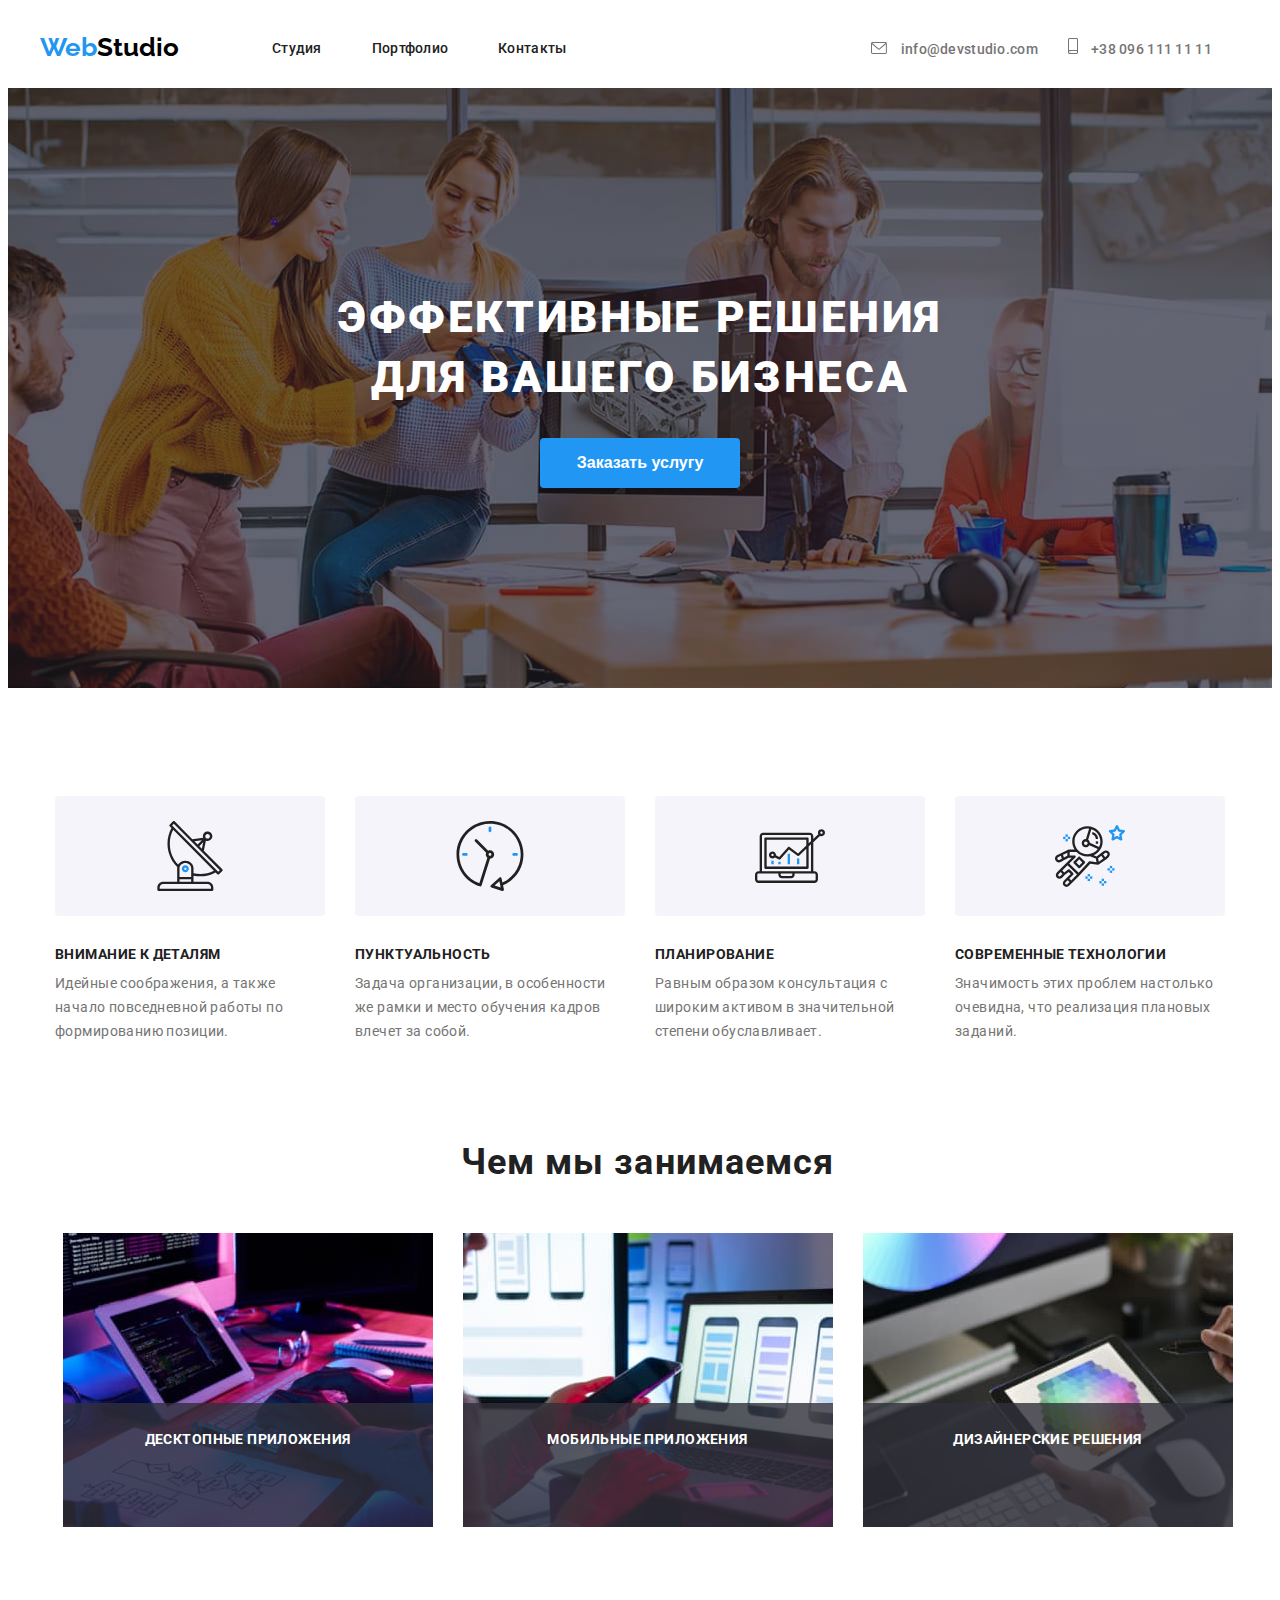
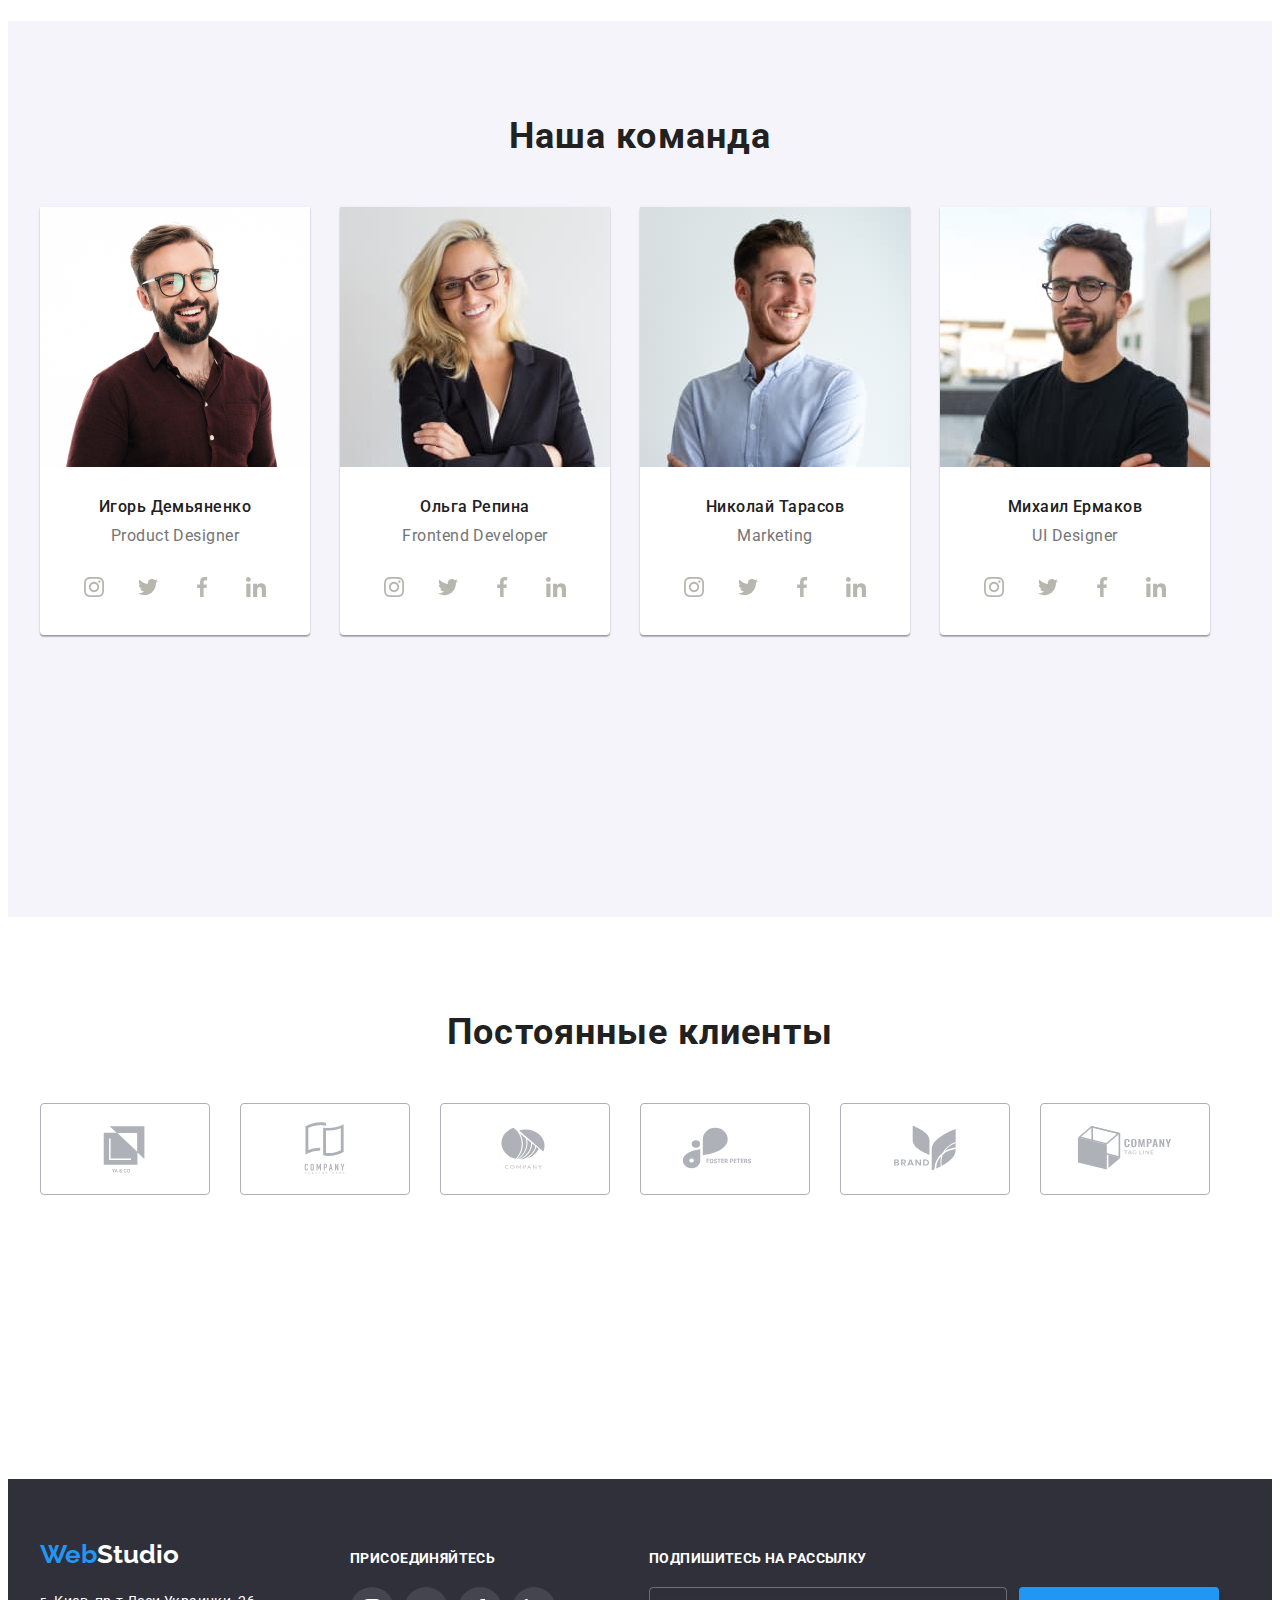
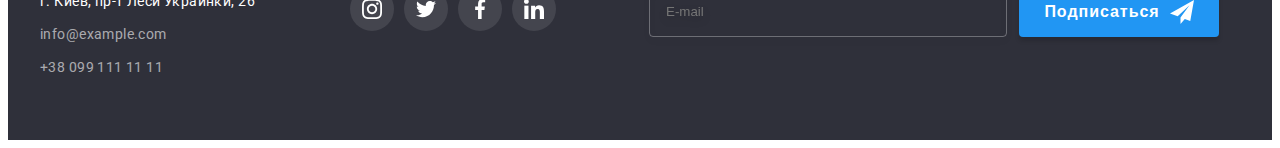
<file: index.html>
<!DOCTYPE html>
<html lang="ru">

<head>
  <meta charset="utf-8">
  <title>Студия</title>
  <link rel="stylesheet" href="https://cdnjs.cloudflare.com/ajax/libs/modern-normalize/1.1.0/modern-normalize.min.css"
    integrity="sha512-wpPYUAdjBVSE4KJnH1VR1HeZfpl1ub8YT/NKx4PuQ5NmX2tKuGu6U/JRp5y+Y8XG2tV+wKQpNHVUX03MfMFn9Q=="
    crossorigin="anonymous" 
    referrerpolicy="no-referrer" />
  <!-- <link rel="stylesheet" href="./style/style.css"> -->
  <link rel="stylesheet" href="./css/main.css">
  
  <link rel="preconnect" href="https://fonts.googleapis.com">
  <link rel="preconnect" href="https://fonts.gstatic.com" crossorigin>
  <link href="https://fonts.googleapis.com/css2?family=Raleway:wght@400;700&family=Roboto:wght@400;500;700;900&display=swap"
        rel="stylesheet">
<style>
   li{
    list-style-type:none;
   }
   ul{
    padding-left: 0;
   }
  
   
</style>
</head>

<body> 
  
  <header>
      <div class="container container__header">   
        <nav class="header__navigation">
          <a href class="logo__web">Web<span class="logo__studio-header">Studio</span></a>
        
          <ul class="nav  nav--color">
            <li class="nav__item  nav__item--left">              
              <a class="nav__link--color-black nav__link--active" href="">Студия</a>
            </li>
            <li class="nav__item  nav__item--left">
              <a class="nav__link--color-black" href="./portfolio.html">Портфолио</a>
            </li>
            <li class="nav__item  nav__item--left">
              <a class="nav__link--color-black" href="">Контакты</a>
            </li>
          </ul>
        </nav>
          <div class="container__connect">
            <ul class="nav nav__connect--left">
              <li class="nav__item-email">
                <a class="nav_link nav__link--color-grey" href ="mailto:info@devstudio.com">
                    <svg class="header__icon-email">
                      <use href="images/icons.svg#icon-envelope" width="16" , width="16">
                      </use>
                    </svg>
                    info@devstudio.com</a>
              </li>
               
              <li class="nav__item-tel ">
                  <a class="nav__link nav__link--color-grey" href="tel:+380961111111">
                    <svg class="header__icon-tel ">
                      <use href="images/icons.svg#icon-smartphone" width="10", width="16">
                      </use>
                    </svg>
                    +38 096 111 11 11</a>
              </li>
            </ul>
          </div>
      </div>

  </header>
  <main>
    <section class="hero__section">
      
        <div class="container  hero__container">
          <h1 class="hero__title">Эффективные решения<br>
            для вашего бизнеса</h1>
          <button class="button" type="button" data-modal-open>
            Заказать услугу</button>
        </div>
      
    </section>

    <section class="qualities__section">
        <div class="container qualities__container"> 
          
              <ul class="qualities__nav">
                
                  <li class="qualities__item">
                      <div class="qualities__overlay">
                        <svg class="qualities__icon">
                          <use href="./images/icons.svg#icon-antenna-1">

                          </use>
                        </svg>
                      </div>
                        <h3 class="qualities__title"> Внимание к деталям</h3>
                        <p class="qualities__description">Идейные соображения, а также  начало повседневной работы по формированию позиции.</p>
                      
                 </li>
                
                <li class="qualities__item">
                    <div class="qualities__overlay">
                      <svg class="qualities__icon">
                        <use href="./images/icons.svg#icon-clock">
                        </use>
                      </svg>
                    </div>
                    <h3 class="qualities__title">Пунктуальность</h3>
                    <p class="qualities__description">Задача организации, в особенности же рамки и место обучения кадров влечет за собой.</p></li>
                  
                <li class="qualities__item">
                    <div class="qualities__overlay">
                      <svg class="qualities__icon">
                        <use href="./images/icons.svg#icon-diagram">

                        </use>
                      </svg>
                    </div>
                    <h3 class="qualities__title">Планирование</h3>
                    <p class="qualities__description">Равным образом консультация с широким активом в значительной степени обуславливает.</p></li>
                 
                <li class="qualities__item">
                    <div class="qualities__overlay">
                      <svg class="qualities__icon">
                        <use href="./images/icons.svg#icon-astronaut">

                        </use>
                      </svg>
                    </div>
                    <h3 class="qualities__title">Современные технологии</h3> 
                    <p class="qualities__description">Значимость этих проблем настолько очевидна, что реализация плановых заданий.</p></li>
                  
                  </ul>  
          
        </div>
    </section>

    <section class="work__section">

      <div class="container work__container">
          <h2 class="title">Чем мы занимаемся</h2>
            <ul class="work__nav">
              <li class="work__item">
                <img src="./images/box-1.jpg" 
                alt="планшет и клавиатура"
                width="370"
                height="294">
                <p class="work__text work__text--color">ДЕСКТОПНЫЕ ПРИЛОЖЕНИЯ</p>
              </li>
              
              <li class="work__item">
                <img src="./images/box-2.jpg" 
                alt="телефон и ноутбук"
                width="370"
                height="294">
                <p class="work__text work__text--color">МОБИЛЬНЫЕ ПРИЛОЖЕНИЯ</p>
              </li>
              
              <li class="work__item">
                <img src="./images/box-3.jpg" 
                alt="планшет"
                width="370"
                height="294">
              <p class="work__text work__text--color">ДИЗАЙНЕРСКИЕ РЕШЕНИЯ</p> 
              </li>
            
            </ul>
       </div>
    </section>

     <section class="comand__section">
        <div class="container comand__container">
          <h2 class="title">Наша команда</h2>
            <ul class="comand__nav">
              <li class="comand__item">
                <img src="./images/Igor-Demyanenko.jpg" 
                alt="Игорь Демьяненко"
                width="270"
                height="260">
                  <div class="comand__overlay">
                    <h3 class="comand__name">Игорь Демьяненко</h3>
                    <p lang="en" class="comand__profession">Product Designer</p>
                    <ul class="social__nav">
                      <li class="social__item">
                        <a href="" class="social__link">
                          <svg class="social-comand__icon" width="20"; height="20";>
                            <use href="./images/icons.svg#icon-instagram">
                            </use>
                          </svg>
                        </a>
                      </li>
                      <li class="social__item">
                        <a href="" class="social__link">
                          <svg class="social-comand__icon" width="20" ; height="20";>
                            <use href="./images/icons.svg#icon-twitter">
                            </use>
                          </svg>
                        </a>
                      </li>
                      <li class="social__item">
                        <a href="" class="social__link">
                          <svg class="social-comand__icon" width="20" ; height="20";>
                            <use href="./images/icons.svg#icon-facebook-1">
                            </use>
                          </svg>
                        </a>
                      </li>
                      <li class="social__item">
                        <a href="" class="social__link">
                          <svg class="social-comand__icon" width="20" ; height="20" ;>
                            <use href="./images/icons.svg#icon-linkedin">
                            </use>
                          </svg>
                        </a>
                      </li>
                    </ul>
                  </div> 
            
              
              <li class="comand__item">
                <img  src="./images/Olga-Repina.jpg" 
                alt="Ольга Репина"
                width="270"
                height="260">
                  <div class="comand__overlay">
                    <h3 class="comand__name">Ольга Репина</h3>
                    <p lang="en" class="comand__profession">Frontend Developer</p>
                  <ul class="social__nav">
                    <li class="social__item">
                      <a href="" class="social__link">
                        <svg class="social-comand__icon" width="20" ; height="20" ;>
                          <use href="./images/icons.svg#icon-instagram">
                          </use>
                        </svg>
                      </a>
                    </li>
                    <li class="social__item">
                      <a href="" class="social__link">
                        <svg class="social-comand__icon" width="20" ; height="20" ;>
                          <use href="./images/icons.svg#icon-twitter">
                          </use>
                        </svg>
                      </a>
                    </li>
                    <li class="social__item">
                      <a href="" class="social__link">
                        <svg class="social-comand__icon" width="20" ; height="20" ;>
                          <use href="./images/icons.svg#icon-facebook-1">
                          </use>
                        </svg>
                      </a>
                    </li>
                    <li class="social__item">
                      <a href="" class="social__link">
                        <svg class="social-comand__icon" width="20" ; height="20" ;>
                          <use href="./images/icons.svg#icon-linkedin">
                          </use>
                        </svg>
                      </a>
                    </li>
                  </ul>
                  </div>
              </li>

              <li class="comand__item">
                <img  src="./images/Nikolay-Tarasov.jpg" 
                alt="Николай Тарасов"
                width="270"
                height="260">
                  <div class="comand__overlay">  
                    <h3 class="comand__name">Николай Тарасов</h3>
                    <p lang="en" class="comand__profession">Marketing</p>
                  <ul class="social__nav">
                    <li class="social__item">
                      <a href="" class="social__link">
                        <svg class="social-comand__icon" width="20" ; height="20" ;>
                          <use href="./images/icons.svg#icon-instagram">
                          </use>
                        </svg>
                      </a>
                    </li>
                                      <li class="social__item">
                                        <a href="" class="social__link">
                                          <svg class="social-comand__icon" width="20" ; height="20" ;>
                                            <use href="./images/icons.svg#icon-twitter">
                                            </use>
                                          </svg>
                                        </a>
                                      </li>
                                      <li class="social__item">
                                        <a href="" class="social__link">
                                          <svg class="social-comand__icon" width="20" ; height="20" ;>
                                            <use href="./images/icons.svg#icon-facebook-1">
                                            </use>
                                          </svg>
                                        </a>
                                      </li>
                                      <li class="social__item">
                                        <a href="" class="social__link">
                                          <svg class="social-comand__icon" width="20" ; height="20" ;>
                                            <use href="./images/icons.svg#icon-linkedin">
                                            </use>
                                          </svg>
                                        </a>
                                      </li>
                                      </ul>
                                      </div>
                                      </li>
                                      
                                      <li class="comand__item">
                                        <img src="./images/Mihail-Yermakov.jpg" alt="Михаил Ермаков" width="270" height="260">
                                        <div class="comand__overlay">
                                          <h3 class="comand__name">Михаил Ермаков</h3>
                                          <p lang="en" class="comand__profession"> UI Designer</p>
                                          <ul class="social__nav">
                                            <li class="social__item">
                                              <a href="" class="social__link">
                                                <svg class="social-comand__icon" width="20" ; height="20" ;>
                                                  <use href="./images/icons.svg#icon-instagram">
                                                  </use>
                                                </svg>
                                              </a>
                                            </li>
                                            <li class="social__item">
                                              <a href="" class="social__link">
                                                <svg class="social-comand__icon" width="20" ; height="20" ;>
                                                  <use href="./images/icons.svg#icon-twitter">
                                                  </use>
                                                </svg>
                                              </a>
                                            </li>
                                            <li class="social__item">
                                              <a href="" class="social__link">
                                                <svg class="social-comand__icon" width="20" ; height="20" ;>
                                                  <use href="./images/icons.svg#icon-facebook-1">
                                                  </use>
                                                </svg>
                                              </a>
                                            </li>
                                            <li class="social__item">
                                              <a href="" class="social__link">
                                                <svg class="social-comand__icon" width="20" ; height="20" ;>
                                                  <use href="./images/icons.svg#icon-linkedin">
                                                  </use>
                                                </svg>
                                              </a>
                                            </li>
                                          </ul>
                                        </div>
                                      </li>
                                      </ul>
                                      
                                      
                                      </div>
                                      </section>
                                      
                                      <section class="customers__section">
                                        <div class="container customers__container ">
                                          <h2 class="title">Постоянные клиенты</h2>
                                          <ul class="customers__nav">
                                            <li class="customers__item">
                                              <a href="" class="customers__link">
                                      
                                                <svg class="customers__icon" height="60" ; width="106" ;>
                                                  <use href="./images/icons.svg#icon-logo-ya-co">
                                                </svg>
                                                </svg>
                                              </a>
                                      
                                            </li>
                                            <li class="customers__item">
                                              <a href="" class="customers__link">
                                                <svg class="customers__icon" height="60" ; width="106" ;>
                                                  <use href="./images/icons.svg#icon-Logo-comp-tagl-here">
                                      
                                                </svg>
                                              </a>
                                      
                                            </li>
            
            </li>
            <li class="customers__item">
              <a href="" class="customers__link">
            
                <svg class="customers__icon" height="60" ; width="106" ;>
                  <use href="./images/icons.svg#icon-Logo-company">
                </svg>
              </a>
            
            </li>
            <li class="customers__item">
              <a href="" class="customers__link">
            
                <svg class="customers__icon" height="60" ; width="106" ;>
                  <use href="./images/icons.svg#icon-Logo-foster">
                
                </svg>
              </a>
            
            </li>
            <li class="customers__item">
              <a href="" class="customers__link">
            
                <svg class="customers__icon" height="60"; width="106";>
                  <use href="./images/icons.svg#icon-Logo-brand">
                
                </svg>
              </a>
            
            </li>
            <li class="customers__item">
              <a href="" class="customers__link">
            
                <svg class="customers__icon" height="60"; width="106";>
                  <use href="./images/icons.svg#icon-Logo-tag-line">
                
                </svg>
              </a>           
            </li>            
          </ul>
        </div>

      </section>

  </main>

  <footer class="footer__section">
  
  
      <div class="container footer__container ">
        <div class="container-logo__adress">
            <a href class="logo__web">Web<span class="logo__studio--footer">Studio</span></a>
            <address>
                  <div class="contacts__container">  
                             
                    <ul class="contacts__nav">
                      
                        <li class="contacts__item--map"><a class="contacts__link" href="https://goo.gl/maps/7KZhAU5cMd4HBXm68"
                          target="_blank"
                          rel="noopener noreferrer">
                          <span class="color__white contacts__element"> г. Киев, пр-т Леси Украинки, 26 </span></a></li>
                        <li class="contacts__item--mail"><a class="contacts__link contacts__element" href="mailto:info@example.com">info@example.com</a></li>
                        <li class="contacts__item--tel"><a class="contacts__link contacts__element" href="tel:+380991111111">+38 099 111 11 11</a></li>
                      
                             
                    </ul>
                    
                  </div>
        </div>
                <div class="social__container">
                   <h3 class="footer__title">Присоединяйтесь</h3>
                          
                      <ul class="social__nav">
                        <li class="social__item">
                          <a href class="social__link">
                                <svg class="social__icon">
                                  <use href="./images/icons.svg#icon-instagram"></use>
                                </svg>
                          </a>
                        </li>
                        <li class="social__item">
                          <a href class="social__link">
                            <svg class="social__icon">
                              <use href="./images/icons.svg#icon-twitter"></use>
                            </svg>
                          </a>
                        </li>
                        <li class="social__item">
                          <a href class="social__link">
                            <svg class="social__icon">
                              <use href="./images/icons.svg#icon-facebook-1"></use>
                            </svg>
                          </a>
                        </li>
                        <li class="social__item">
                          <a href class="social__link">
                            <svg class="social__icon">
                              <use href="./images/icons.svg#icon-linkedin"></use>
                            </svg>
                          </a>
                        </li>
                      </ul>
              
                </div>
                        <div class="input__container">
                          <h3 class="footer__title input__title">Подпишитесь на рассылку</h3>
                          <label for="text" class="input-form__text"></label>
                        
                          <div class="input-form__container">
                              <input type="email" 
                              id="email" 
                              name="user-email" 
                              class="input__line" 
                              placeholder="E-mail" />
                              
                              <button type="submit" class="input__button">
                                Подписаться
                                <svg class="send__icon">
                                  <use href="./images/icons.svg#icon-send"></use>
                                </svg>
                              </button>
                              </div>
                        </div>
        </address>

      </footer>
  <div class="backdrop is-hidden" data-modal>
    <div class="modal">
      <button type="button" class="modal__close"data-modal-close>
        <svg class="modal-close__icon" width="18" height="18">
          <use href="./images/icons.svg#icon-close-black"></use>
        </svg>
      </button>
      <p class="modal__title">
        Оставьте свои данные, мы Вам перезвоним
      </p>
     
      <form action="#" class="modal__form">
        <div class="modal-field">
            <label for="text" class="input-form__text">Имя</label>
              
            <div class="input-wap">
              <input type="text"
               id="text"
               name="user-name" 
               class="modal-form__input"
               required="required"
               minlength="2"
               placeholder=""
               />
               <svg class="input__icon" width="18" height="18">
                <use href="./images/icons.svg#icon-person-black"></use>
               </svg>
            </div>
         </div>
      <div class="modal-field">
         <label for="tel" class="input-form__text">Телефон</label>
            <div class="input-wap">
              <input type="tel" 
              id="tel"
              name="user-tel" 
              class="modal-form__input"
              required="required"
              placeholder=""
              title="+38 (099) 999-99-99"
              pattern=""
              />
              <svg class="input__icon" width="18" height="18">
                <use href="./images/icons.svg#icon-phone-black"></use>
              </svg>
            </div>  
      </div>
      <div class="modal-field">
          <label for="email" class="input-form__text">Почта</label>
          <div class="input-wap">
            <input type="email" 
            id="email"
            name="user-email" 
            class="modal-form__input"
            required="required"
            placeholder="" 
            >
            <svg class="input__icon" width="18" height="18">
              <use href="./images/icons.svg#icon-email-black "></use>
            </svg>
          </div>  
      </div>                                        
          </label>
          <div class="modal-field">
            <label for="comment" class="input-form-text"
                >Комментарии</label>
              <textarea 
                  id="comment"
                  name="comment" 
                  class="modal-form__text "   
                  placeholder="Введите текст"
          
              ></textarea>
          </div>
        <div class="checkbox">
          <input type="checkbox"
                  name="policy"
                  id="policy"
                  class="modal-check visually-hidden"
          > 
          <label for="policy" class="checkbox__text">
              <span class="check__item">
                    <svg class="check__icon" width="11" height="8">
                      <use href="./images/icons.svg#icon-vector"
                      ></use>
                    </svg>
              </span>
              Соглашаюсь с рассылкой и принимаю <a href="" class="checkbox_link">
                Условия договора</a> 
          </label> 
        </div>
        
          <button type="submit" class="modal__button">Отправить</button>
        
      </form>
    </div>

  </div>
  <script src="./js/modal.js">
   
  </script>

</body>

</html>
</file>
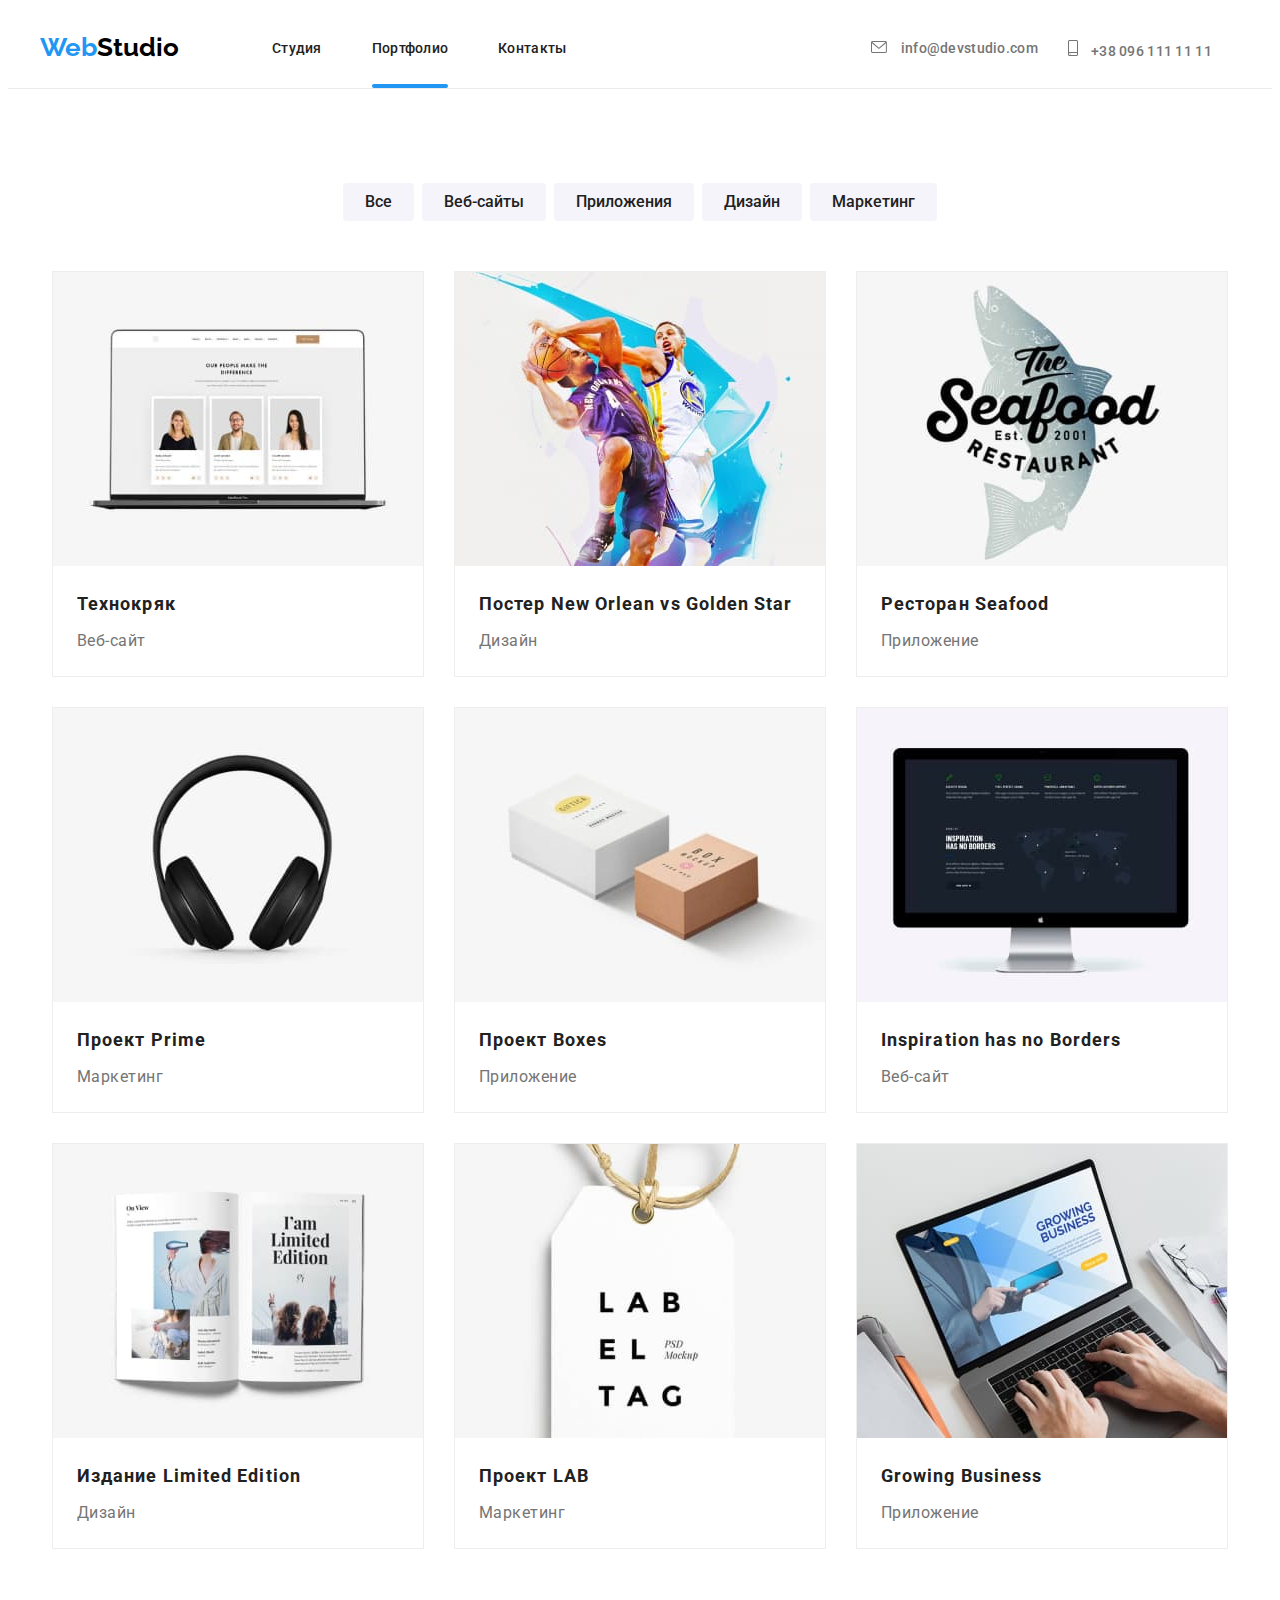
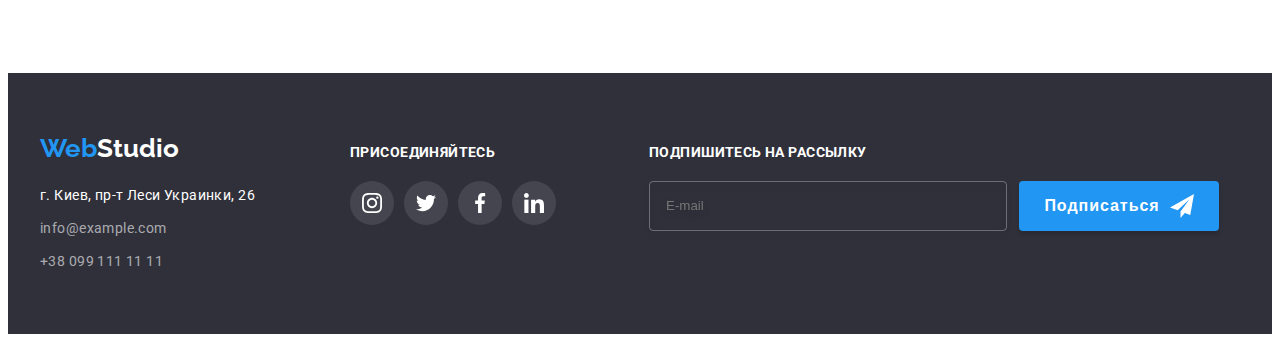
<file: portfolio.html>
<!DOCTYPE html>
<html lang="ru">
   <head>
      <meta charset="utf-8">
      <title>Портфолио</title>
      <link rel="stylesheet" 
        href="https://cdnjs.cloudflare.com/ajax/libs/modern-normalize/1.1.0/modern-normalize.min.css"
        integrity="sha512-wpPYUAdjBVSE4KJnH1VR1HeZfpl1ub8YT/NKx4PuQ5NmX2tKuGu6U/JRp5y+Y8XG2tV+wKQpNHVUX03MfMFn9Q=="
        crossorigin="anonymous" 
        referrerpolicy="no-referrer"/>
      <link rel="stylesheet" href="./style/style.css">
      <link rel="preconnect" href="https://fonts.googleapis.com">
      <link rel="preconnect" href="https://fonts.gstatic.com" crossorigin>
      <link href="https://fonts.googleapis.com/css2?family=Raleway:wght@400;700&family=Roboto:wght@400;500;700;900&display=swap"
         rel="stylesheet">
   <style>
     
      li{
       list-style-type:none;
       }
      ul{
       padding-left: 0;
       }
     
   </style>
 
   </head>

      <body>
         <header class="line">
            <div class="container header-container">
              <nav class="navigation-location">
                <a href class="logo-color-blue">Web<span class="logo-color-black">Studio</span></a>
                
                <ul class="menu-links navigation-location navigation-links">
                  <li class="menu-nav navigation-links-menu">
                    <a class="link" href="./index.html">Студия</a> </li>
                  <li class="menu-nav navigation-links-menu">
                    <a class="link active" href="">Портфолио</a> </li>
                  <li class="menu-nav navigation-links-menu">
                    <a class="link" href="">Контакты</a> </li>
                </ul>
              </nav>
              <div class=" header-connect">
              <ul class="tel-email-links navigation-location">
                <li class="contacts-email navigation-links-contacts">
                  <a class="link" href="mailto:info@devstudio.com">
                    <svg class="header-icon-email">
                      <use href="images/icons.svg#icon-envelope" width="16", width="16">
                      </use>
                    </svg>
                    info@devstudio.com</a>
                </li>
              
                <li class="contacts-tel navigation-links-contacts">
                  <a class="link " href="tel:+380961111111">
                    <svg class="header-icon-tel ">
                      <use href="images/icons.svg#icon-smartphone" width="10", width="16">
                      </use>
                    </svg>
                    +38 096 111 11 11</a>
                </li>
              </ul>
              </div>
              </div>
              
              </header>
              <main>
         </header>
                
            <section class="portfolio-section">

              <div class="container button-container ">
                  
                <ul class="btn-color button-container button-items" >
                  <li class="size-button"><button class="blue-btn pointer">Все</button>
                  </li>
                  <li class="size-button"><button class=" blue-btn pointer">Веб-сайты</button>
                  </li>
                  <li class="size-button"><button class="blue-btn pointer">Приложения</button>
                  </li>
                  <li class="size-button"><button class="blue-btn pointer">Дизайн</button>
                  </li>
                  <li class="size-button"><button class="blue-btn pointer">Маркетинг</button>
                  </li>
                </ul>

              </div>
              
              <div class="container portfolo-img">
                  <ul class="list-img">
                    <li class="img-items"> 
                      <a class="img-items-links" href="">
                        <div class="overlay">
                          <img src="./images/tehnokryack.jpg" 
                          alt="Технокряк"
                          width="370" height="294">
                          
                          <p class="portfolo-text">Технокряк это современная площадка распространения коронавируса. Компании используют эту платформу для цифрового
                          шпионажа и атак на защищённые сервера конкурентов.</p>
                        </div>
                          <div class="paddings-texts padding-img">
                              <h3 class="titel-text-third distanse-title ">Технокряк</h3>
                              <p class="content-text distance-content-text">Веб-сайт</p>
                              
                          </div>
                      </a>
                    </li>
                    
                    <li class="img-items">
                      <a class="" href="">
                          <div class="overlay">
                              <img src="./images/poster.jpg" 
                              alt="Постер New Orlean vs Golden Star"
                              width="370" height="294">
                              <p class="portfolo-text">Технокряк это современная площадка распространения коронавируса. Компании используют эту
                                платформу для цифрового
                                шпионажа и атак на защищённые сервера конкурентов.</p>
                          </div>
                          <div class="paddings-texts border padding-img">
                              <h3 class="titel-text-third distanse-title size-text">Постер New Orlean vs Golden Star</h3>
                              <p class="content-text distance-content-text">Дизайн</p>
                          </div>
                      </a>
                    </li>

                    <li class="img-items">
                      <a class="" href="">
                        <div class="overlay">
                            <img src="./images/seafood-restaurant.jpg" 
                            alt="Ресторан Seafood"
                            width="370" height="294">
                            <p class="portfolo-text">Технокряк это современная площадка распространения коронавируса. Компании используют эту
                              платформу для цифрового
                              шпионажа и атак на защищённые сервера конкурентов.</p>
                        </div>
                        <div class="paddings-texts padding-img">
                            <h3 class="titel-text-third distanse-title ">Ресторан Seafood</h3>
                            <p class="content-text distance-content-text">Приложение</p>
                        </div>
                      </a>
                    </li>

                    <li class="img-items">
                      <a class="" href="">
                          <div class="overlay">
                              <img src="./images/prime-proect.jpg" 
                              alt="Проект Prime"
                              width="370" height="294">
                              <p class="portfolo-text">Технокряк это современная площадка распространения коронавируса. Компании используют эту
                                платформу для цифрового
                                шпионажа и атак на защищённые сервера конкурентов.</p>
                          </div>
                          <div class="paddings-texts padding-img">
                              <h3 class="titel-text-third distanse-title ">Проект Prime</h3>
                              <p class="content-text distance-content-text">Маркетинг</p>
                          </div>
                      </a>
                    </li>  

                    <li class="img-items">
                      <a class="" href="">
                          <div class="overlay">
                            <img src="./images/proect-boxes.jpg" 
                            alt="Проект Boxes"
                            width="370" height="294">
                            <p class="portfolo-text">Технокряк это современная площадка распространения коронавируса. Компании используют эту
                              платформу для цифрового
                              шпионажа и атак на защищённые сервера конкурентов.</p>
                          </div>
                          <div class="paddings-texts padding-img">
                                <h3 class="titel-text-third distanse-title ">Проект Boxes</h3>
                                <p class="content-text distance-content-text">Приложение</p>
                          </div>
                      </a>
                    </li>

                    <li class="img-items">
                      <a class="uuu" href="">
                          <div class="overlay">
                              <img src="./images/Inspiration-has-no-borders.jpg" 
                              alt="Inspiration has no Borders"
                              width="370" height="294">
                              <p class="portfolo-text">Технокряк это современная площадка распространения коронавируса. Компании используют эту
                                платформу для цифрового
                                шпионажа и атак на защищённые сервера конкурентов.</p>
                          </div>
                          <div class="paddings-texts padding-img">
                              <h3 class="titel-text-third distanse-title ">Inspiration has no Borders</h3>
                              <p class="content-text distance-content-text">Веб-сайт</p>
                          </div>
                      </a>
                    </li>

                    <li class="img-items">
                      <a class="" href="">
                            <div class="overlay">
                                <img src="./images/limited-edition.jpg" 
                                alt="Издание Limited Edition"
                                width="370" height="294">
                                <p class="portfolo-text">Технокряк это современная площадка распространения коронавируса. Компании используют эту
                                  платформу для цифрового
                                  шпионажа и атак на защищённые сервера конкурентов.</p>
                            </div>
                            <div class="paddings-texts ">
                                <h3 class="titel-text-third distanse-title ">Издание Limited Edition</h3>
                                <p class="content-text distance-content-text">Дизайн</p>
                            </div>
                      </a>
                    
                    </li>

                    <li class="img-items">
                        <a class="" href="">
                          <div class="overlay">
                              <img src="./images/proect-lab.jpg" 
                              alt="Проект LAB"
                              width="370" height="294">
                              <p class="portfolo-text">Технокряк это современная площадка распространения коронавируса. Компании используют эту
                                платформу для цифрового
                                шпионажа и атак на защищённые сервера конкурентов.</p>
                          </div>
                          <div class="paddings-texts ">
                              <h3 class="titel-text-third distanse-title ">Проект LAB</h3>
                              <p class="content-text distance-content-text">Маркетинг</p>
                          </div>
                        </a>
                      </li>
                      <li class="img-items">  
                        <a class="" href="">
                          <div class="overlay">
                              <img src="./images/Growing-Business.jpg" 
                              alt="Growing Business"
                              width="370" height="294">
                              <p class="portfolo-text">Технокряк это современная площадка распространения коронавируса. Компании используют эту
                                платформу для цифрового
                                шпионажа и атак на защищённые сервера конкурентов.</p>
                          </div>
                          <div class="paddings-texts name-project ">
                              <h3 class="titel-text-third distanse-title ">Growing Business</h3>
                              <p class="content-text distance-content-text">Приложение</p>
                          </div>
                          </a>
                      </li>
                </ul>
             </div>
            </section>

        <footer class="footer-section">
        
        
          <div class="container footer-container ">
            <div class="container-logo-adress">
              <a href class="logo-color-blue">Web<span class="logo-color-white">Studio</span></a>
              <address>
                <div class="adress-container">
        
                  <ul class="adress-links">
                    <div class="adress-container ">
                      <li class="adress-item"><a class="link-footer" href="https://goo.gl/maps/7KZhAU5cMd4HBXm68"
                          target="_blank" rel="noopener noreferrer">
                          <span class="color-white footer-font"> г. Киев, пр-т Леси Украинки, 26 </span></a></li>
                      <li class="mail-item"><a class="link-footer footer-font"
                          href="mailto:info@example.com">info@example.com</a></li>
                      <li class="tel-item"><a class="link-footer footer-font" href="tel:+380991111111">+38 099 111 11 11</a>
                      </li>
        
                    </div>
                  </ul>
        
                </div>
            </div>
            <div class="social-container">
              <h3 class="social-title">Присоединяйтесь</h3>
        
              <ul class="social-item">
                <li class="social-item-br">
                  <a href class="social-link">
                    <svg class="social-icon">
                      <use href="./images/icons.svg#icon-instagram"></use>
                    </svg>
                  </a>
                </li>
                <li class="social-item-br">
                  <a href class="social-link">
                    <svg class="social-icon">
                      <use href="./images/icons.svg#icon-twitter"></use>
                    </svg>
                  </a>
                </li>
                <li class="social-item-br">
                  <a href class="social-link">
                    <svg class="social-icon">
                      <use href="./images/icons.svg#icon-facebook-1"></use>
                    </svg>
                  </a>
                </li>
                <li class="social-item-br">
                  <a href class="social-link">
                    <svg class="social-icon">
                      <use href="./images/icons.svg#icon-linkedin"></use>
                    </svg>
                  </a>
                </li>
              </ul>
        
            </div>
        
          
                  <div class="email-link">
                        <h3 class="social-title title-to-email">Подпишитесь на рассылку</h3>
                        <label for="text" class="form-input-text"></label>
                      
                        <div class="fr-email-link">
                            <input type="email" 
                            id="email" 
                            name="user-email" 
                            class="email-link-input" 
                            placeholder="E-mail" />
                            <button type="submit" class="btn-email">
                              Подписаться
                              <svg class="icon-send">
                                <use href="./images/icons.svg#icon-send"></use>
                              </svg>
                            </button>
                        </div>
          
                      </div>
          </div>
        </address>
        
        </footer>
        
        
        
        </body>
        
        </html>
</file>
<file: style/style.css>
:root {
  --first-text-color: #ffffff;
  --second-title-color: #000000;
  --third-tex-color: #212121;
  --fourth-text-color: #757575;
  --fifeth-text-color: #2196f3;
}
a {
  text-decoration: none;
}

p,
h1,
h2,
h3,
h4,
h5,
h6 {
  margin: 0;
}

ul {
  margin: 0;
  padding: 0;
}

img {
  display: block;
  max-width: 100%;
}

.container {
  width: 1200px;
  padding-left: 15px;
  padding-right: 15px;
  margin: 0 auto;
  margin-left: auto;
  margin-right: auto;
}

button {
  cursor: auto;
}

body {
  font-family: "Roboto", sans-serif;
  color: var(--third-tex-color);
  width: 1600 px;
}
.pointer {
  cursor: pointer;
}

/*---------------- LINKS NAV---------------------*/

.menu-links {
  color: var(--third-tex-color);
}
.menu-links .link {
  color: var(--third-tex-color);
}
.menu-links .link:focus {
  color: var(--fifeth-text-color);
}

/*---------------- LINKS TEL/EMAIL---------------------*/
.tel-email-links {
  margin-left: 305px;
  align-items: center;
  justify-content: center;
}
.tel-email-links .link {
  color: var(--fourth-text-color);
}
.tel-email-links .link:focus {
  color: var(--fifeth-text-color);
}
.header-connect {
  justify-content: space-between;
  align-items: center;
}

.header-container {
  display: flex;
  align-items: center;
  height: 80px;
  width: 1200px;
  margin: 0 auto;
}

.line {
  border-bottom: 1px solid #ececec;
}
/*---------------- LOGOTIP HEADER---------------------*/

.logo-color-blue {
  font-family: Raleway;
  font-weight: 400;
  font-weight: bold;
  font-size: 26px;
  line-height: 1.2;
  letter-spacing: 0.03 em;
  color: var(--fifeth-text-color);
  margin-right: 93px;
}

.logo-color-black {
  font-family: Raleway;
  font-weight: 400;
  font-weight: bold;
  font-size: 26 px;
  line-height: 1.2;
  letter-spacing: 0.03 em;
  color: #000000;
}

.logo-color-white {
  font-family: Raleway;
  font-weight: 400;
  font-weight: bold;
  font-size: 26 px;
  line-height: 1.2;
  letter-spacing: 0.03 em;
  color: var(--first-text-color);
}

/*---------------- HEADER ---------------------*/

.menu-nav {
  font-weight: 500;
  font-size: 14px;
  line-height: 1.15;
  letter-spacing: 0.02em;
}

.navigation-location {
  display: flex;
  align-items: center;
  justify-content: center;
}

.navigation-links-menu + .navigation-links-menu {
  margin-left: 50px;
}

.link {
  padding-top: 32px;
  padding-bottom: 32px;
  transition: color 250ms cubic-bezier(0.6, 0.04, 0.98, 0.335);
  position: relative;
}

.link:hover,
.link:focus {
  color: var(--fifeth-text-color);
}
.link.active::after {
  content: "";
  width: 100%;
  height: 4px;
  background: #2196f3;
  border-radius: 2px;
  position: absolute;
  display: block;
  bottom: 0;
  left: 0px;
}

.header-icon-email:hover {
  fill: var(--fifeth-text-color);
}
.header-icon-tel:hover {
  fill: var(--fifeth-text-color);
}

.navigation-links-contacts {
  height: 16px;
}
.header-icon-tel {
  width: 10px;
  height: 16px;
  fill: currentColor;
  margin-right: 10px;
}
.header-icon-email {
  width: 16px;
  height: 12px;
  fill: currentColor;
  margin-right: 10px;
}
.contacts-email {
  font-weight: 500;
  font-size: 14px;
  line-height: 1.15;
  letter-spacing: 0.02em;
  color: var(--fourth-text-color);
  margin-right: 30px;
}
.container-tel {
  font-weight: 500;
  font-size: 14px;
  line-height: 1.5;
  letter-spacing: 0.02em;
  color: var(--fourth-text-color);
  width: 142px;
  height: 16px;
}
.contacts-tel {
  font-weight: 500;
  font-size: 14px;
  line-height: 1.15;
  letter-spacing: 0.02em;
  color: var(--fourth-text-color);
  justify-content: center;
}

/*---------------- HERO LIST ---------------------*/

.hero-list {
  background-color: #2f303a;
  background-image: linear-gradient(
      rgba(47, 48, 58, 0.4),
      rgba(47, 48, 58, 0.4)
    ),
    url(../images/hero-bg.jpg);
  background-repeat: no-repeat;
  background-position: center;
  background-size: cover;
  padding-top: 200px;
  padding-bottom: 200px;
}

.hero-container {
  margin: 0 auto;
  text-align: center;
}
.main-title-text {
  font-weight: 900;
  font-size: 44px;
  line-height: 1.36;
  text-align: center;
  letter-spacing: 0.06em;
  text-transform: uppercase;
  color: var(--first-text-color);
  margin-bottom: 30px;
}

.main-button {
  font-style: normal;
  font-weight: 700;
  font-size: 16px;
  line-height: 1.87;
  width: 200px;
  height: 50px;
  color: var(--first-text-color);
  background-color: #2196f3;
  border-radius: 4px;
  box-shadow: 0px 4px 4px rgba(0, 0, 0, 0.15);
}
.button-navigation {
  padding-bottom: 200px;
}

/*-----------------QUALITIES---------------*/
.location-qualities {
  padding-bottom: 94px;
  padding-top: 108px;
}

.qualities-container {
  margin: 0 auto;
  width: 1170px;
  height: 251px;
}

.list-qualities {
  display: flex;
}

.size-item:not(:last-child) {
  margin-right: 30px;
}
.size-item {
  height: 101px;
  width: 270px;
  margin-right: auto;
}

.container-icon {
  width: 270px;
  height: 120px;
  background: #f5f4fa;
  border-radius: 4px;
  margin-bottom: 30px;
  display: flex;
  align-items: center;
  justify-content: center;
}

.icons-item {
  display: flex;
  align-items: center;
  justify-content: center;
  width: 70px;
  height: 70px;
}

.main-qualities {
  font-weight: 700;
  font-size: 14px;
  line-height: 1.15;
  letter-spacing: 0.03em;
  text-transform: uppercase;
  color: var(--third-tex-color);
}

.content-qualities {
  margin: 0 auto;
  font-size: 14px;
  line-height: 1.71;
  letter-spacing: 0.03em;
  color: var(--fourth-text-color);
  margin-top: 10px;
}

.standart-item-top {
  width: 251px;
  height: 270px;
}
.distanse-img {
  position: relative;
}
.qualities-text {
  left: 0;
  bottom: 0;
  width: 100%;
  height: 70px;
  position: absolute;
  background-color: rgba(47, 48, 58, 0.8);
  font-style: normal;
  font-weight: 700;
  font-size: 14px;
  line-height: 1.4;
  text-align: center;
  letter-spacing: 0.03em;
  text-transform: uppercase;
  padding-top: 27px;
  padding-bottom: 27px;
  align-items: center;
  color: #ffffff;
}

/*-------------------SECOND TITLE----------------*/
.container-second-text {
  padding-left: 15px;
  padding-bottom: 94px;
}
.qualities-second-container {
  margin: 0 auto;
  width: 1170px;
  height: 386px;
}

.second-title-text {
  font-weight: 700;
  font-size: 36px;
  line-height: 1.17;
  text-align: center;
  letter-spacing: 0.03em;
  margin-bottom: 50px;
  color: var(--third-tex-color);
}

.gallery-img {
  display: flex;
  padding-bottom: 94px;
}

.distanse-img:not(:last-child) {
  margin-right: 30px;
}
.distanse-img {
  margin-right: 0px;
}

/*-------------------COMAND----------------*/
.comand-section {
  height: 708px;
  padding-top: 94px;
  padding-bottom: 94px;
  background-color: #f5f4fa;
}

.container-third-text {
  margin: 0 auto;
}

.size-section-comand {
  text-align: center;
  padding-top: 30px;
  padding-bottom: 30px;
  background-color: #fff;
}
.third-title-text {
  font-weight: 500;
  font-size: 16px;
  line-height: 1.19;
  letter-spacing: 0.03em;
  color: var(--third-tex-color);
}

.profession {
  font-size: 16px;
  line-height: 1.19;
  letter-spacing: 0.03em;
  color: var(--fourth-text-color);
  margin-top: 10px;
}

.comand-social-list {
  display: flex;
  justify-content: center;
}

.comand-social-item {
  width: 44px;
  height: 44px;
  margin-top: 16px;
}

.comand-social-item + .comand-social-item {
  margin-left: 10px;
}

.comand-social-link {
  height: 100%;
  width: 100%;
  background-color: #ffffff;
  border-radius: 50%;
  display: flex;
  align-items: center;
  justify-content: center;
  transition: color 250ms cubic-bezier(0.4, 0, 0.2, 1),
    background-color 250ms cubic-bezier(0.4, 0, 0.2, 1);
}
.comand-social-icon {
  fill: #afb1b8;
}
.comand-social-link:hover,
.comand-social-link:focus {
  background-color: var(--fifeth-text-color);
}

.comand-social-link:hover .comand-social-icon,
.comand-social-link:focus .comand-social-icon {
  fill: #ffffff;
}

.gallery-comand {
  display: flex;
  width: 1170px;
  height: 368px;
}
.img-comand {
  box-shadow: 0px 1px 3px rgba(0, 0, 0, 0.12), 0px 1px 1px rgba(0, 0, 0, 0.14),
    0px 2px 1px rgba(0, 0, 0, 0.2);

  border-radius: 0px 0px 4px 4px;
  height: 428px;
}
.img-comand + .img-comand {
  margin-left: 30px;
}

/*------------------Regular customers----------------*/
.customers-section {
  height: 374px;
  margin: 0 auto;
  padding-top: 94px;
  padding-bottom: 94px;
}
.customers-container {
  padding-left: 15px;
}

.customers-item {
  display: flex;
}

.customers-item-icon + .customers-item-icon {
  margin-left: 30px;
}

.customers-item-icon {
  width: 170px;
  height: 92px;
}

.customers-icon-link:hover,
.customers-icon-link:focus {
  border-color: var(--fifeth-text-color);
  color: #2196f3;
}

.customers-icon-link {
  width: 100%;
  height: 100%;
  background-color: #ffffff;
  display: flex;
  align-items: center;
  justify-content: center;
  box-sizing: border-box;
  border: 1px solid;
  border-color: #afb1b8;
  border-radius: 4px;
  color: #afb1b8;
  transition: color 250ms cubic-bezier(0.4, 0, 0.2, 1),
    border-color 250ms cubic-bezier(0.4, 0, 0.2, 1);
}
.customers-icon:hover,
.customers-icon:focus {
  fill: var(--fifeth-text-color);
}
.customers-icon {
  transition: fill 250ms cubic-bezier(0.4, 0, 0.2, 1);
  fill: currentColor;
}

/*-------------------FOOTER----------------*/
.footer-section {
  background: #2f303a;
  padding-top: 60px;
  padding-bottom: 60px;
}
.adress-container {
  width: 240px;
  height: 90px;
}

.footer-container {
  display: flex;
  margin: 0px auto;
  width: 1200px;
  margin: 0 auto;
}

.adress-links .link-footer {
  color: rgba(255, 255, 255, 0.6);
}

.adress-links .link-footer:focus {
  color: var(--fifeth-text-color);
}
.adress-item {
  margin-top: 20px;
}
.mail-item {
  margin-top: 9px;
}
.tel-item {
  margin-top: 9px;
  padding-bottom: 60px;
}

.color-white {
  color: var(--first-text-color);
}
.adress-links .link-footer:focus .color-white {
  color: var(--fifeth-text-color);
}

.footer-font {
  font-family: Roboto;
  font-style: normal;
  font-size: 14px;
  line-height: 1.71;
  letter-spacing: 0.03em;
}

.social-container {
  margin-left: 70px;
  align-items: flex-end;
  padding-top: 12px;
}

.social-title {
  font-family: Roboto;
  font-weight: 700;
  font-size: 14px;
  line-height: 1.14;
  letter-spacing: 0.03em;
  text-transform: uppercase;
  color: #ffffff;
  font-style: normal;
}
.social-item {
  display: flex;
  justify-content: center;
}
.social-item-br {
  width: 44px;
  height: 44px;
  margin-top: 20px;
}
.social-item-br + .social-item-br {
  margin-left: 10px;
}

.social-icon {
  display: flex;
  align-items: center;
  justify-content: center;
  height: 20px;
  width: 20px;
  fill: #ffffff;
}
.social-link {
  height: 100%;
  width: 100%;
  background: rgba(255, 255, 255, 0.1);
  border-radius: 50%;
  display: flex;
  align-items: center;
  justify-content: center;
  transition: background-color 250ms cubic-bezier(0.4, 0, 0.2, 1);
  position: relative;
}

.social-link:hover,
.social-link:focus {
  background-color: var(--fifeth-text-color);
}

.social-link:hover .social-icon,
.social-link:focus .social-icon {
  fill: #ffffff;
}

.email-link {
  padding-left: 93px;
  padding-top: 12px;
  display: block;
  align-items: center;
  justify-content: center;
}

.title-to-email {
  display: block;
  align-items: center;
  justify-content: center;
  margin-bottom: 20px;
}

.fr-email-link {
  display: flex;
  align-items: center;
  justify-content: center;
}
.email-link-input {
  background-color: transparent;
  border: 1px solid rgba(255, 255, 255, 0.3);
  outline: none;
  width: 358px;
  height: 50px;
  box-sizing: border-box;
  filter: drop-shadow(0px 4px 4px rgba(0, 0, 0, 0.15));
  border-radius: 4px;
  padding-left: 16px;
  padding-right: 16px;
  color: #ffffff;
}
.btn-email {
  margin-left: 12px;
  display: flex;
  align-items: center;
  justify-content: center;
  width: 200px;
  height: 50px;
  font-weight: 700;
  font-size: 16px;
  line-height: 1.87;
  letter-spacing: 0.06em;
  color: #ffffff;
  background-color: var(--fifeth-text-color);
  box-shadow: 0px 4px 4px rgba(0, 0, 0, 0.15);
  border-radius: 4px;
  border: none;
}
.icon-send {
  margin-left: 10px;
  width: 24px;
  height: 24px;
  align-items: center;
  justify-content: center;
}
/*---------------------------------------*/
/*------------PORTFOLIO------------------*/

.blue-btn {
  padding-top: 6px;
  padding-bottom: 6px;
  padding-right: 22px;
  padding-left: 22px;
  border: #f5f4fa;
}

.btn-color .blue-btn {
  background-color: #f5f4fa;
  font-family: Roboto;
  font-weight: 500;
  font-size: 16px;
  line-height: 1.62;
  color: var(--third-tex-color);
  border-radius: 4px;
  transition: color 250ms cubic-bezier(0.6, 0.04, 0.98, 0.335),
    background-color 250ms cubic-bezier(0.6, 0.04, 0.98, 0.335);
  position: relative;
}
.btn-color .blue-btn:hover {
  background-color: var(--fifeth-text-color);
  color: var(--first-text-color);
}
.btn-color .blue-btn:focus {
  background-color: var(--fifeth-text-color);
  color: var(--first-text-color);
}

.titel-text-third {
  font-weight: 700;
  font-size: 18px;
  line-height: 2;
  letter-spacing: 0.06em;
  color: var(--third-tex-color);
}
.content-text {
  font-size: 16px;
  line-height: 1.87;
  letter-spacing: 0.03em;
  color: var(--fourth-text-color);
}
.border-link {
  background: #ffffff;
  border: 1px solid #eeeeee;
  box-sizing: border-box;
  box-shadow: 0px 1px 1px rgba(0, 0, 0, 0.12), 0px 4px 4px rgba(0, 0, 0, 0.06),
    1px 4px 6px rgba(0, 0, 0, 0.16);
}

.button-container {
  display: flex;
  margin: 0 auto;
}

.button-items {
  margin-bottom: 50px;
}

.size-button:not(:last-child) {
  margin-right: 8px;
}
.size-button {
  margin-right: 0px;
}
.portfolo-img {
  margin: 0 auto;
}

.portfolio-section {
  padding-top: 94px;
  padding-bottom: 94px;
}
.list-img {
  display: flex;
  flex-wrap: wrap;
  justify-content: center;
  align-items: center;
}

.paddings-texts {
  padding-left: 24px;
  padding-right: 24px;
  padding-top: 20px;
  padding-bottom: 20px;
}

.img-items {
  margin-right: 30px;
  margin-bottom: 30px;
  flex-basis: calc(100% / 3 - 30px);
}
.img-items:nth-child(3n) {
  margin-right: 0px;
}

.img-items {
  background: #ffffff;
  border: 1px solid #eeeeee;
  transition: box-shadow 250ms cubic-bezier(0.6, 0.04, 0.98, 0.335);
  position: relative;
}

.overlay {
  position: relative;
  overflow: hidden;
}

.distanse-title {
  margin-bottom: 4px;
}
.size-text {
  width: 320px;
}

.img-items:hover,
.img-items:focus {
  background: #ffffff;
  box-shadow: 0px 1px 1px rgba(0, 0, 0, 0.12), 0px 4px 4px rgba(0, 0, 0, 0.06),
    1px 4px 6px rgba(0, 0, 0, 0.16);
}
.portfolo-text {
  position: absolute;
  top: 0;
  left: 0;
  width: 100%;
  height: 294px;
  font-style: normal;
  font-weight: normal;
  font-size: 18px;
  line-height: 1.56;
  letter-spacing: 0.03em;
  background-color: rgba(33, 150, 243, 0.9);
  color: #ffffff;
  display: flex;
  align-items: center;
  justify-content: center;
  padding: 20px;
  transform: translateY(100%);
  transition: transform 250ms;
}

.overlay:hover .portfolo-text {
  transform: translateY(0%);
}
.backdrop {
  width: 100vw;
  height: 100vh;
  background-color: rgba(0, 0, 0, 0.2);
  position: fixed;
  top: 0;
  transition: opacity 400ms, visibility 400ms;
}
.backdrop.is-hidden .modal {
  transform: scaleY(-0.1) rotate(150deg);
  transition: transform 400ms;
}
/*.backdrop.is-hidden .modal::after {
  transform: scaleY(0) rotate(150deg);
  transition: transform 400ms;
}
*/

/*-------------------МОДАЛКА----------------------------*/
.modal {
  padding: 40px;
  min-height: 581px;
  width: 528px;
  background-color: #ffffff;
  border-radius: 4px;
  position: absolute;
  top: 50%;
  left: 50%;
  transform: scale(-0.1) rotate(180deg);
  transform: translate(-50%, -50%);
  transition: transform 400ms;
}

.modal-close {
  width: 30px;
  height: 30px;
  background-color: #ffffff;
  border: 1px solid rgba(0, 0, 0, 0.1);
  border-radius: 50%;
  position: absolute;
  top: 8px;
  right: 8px;
  display: flex;
  align-items: center;
  justify-content: center;
}

.modal-close-icon {
  justify-content: center;
  align-items: center;
  transition: fill 250ms cubic-bezier(0.6, 0.04, 0.98, 0.335);
}
.modal-close-icon:hover,
.modal-close:hover {
  fill: var(--fifeth-text-color);
}

.is-hidden {
  visibility: hidden;
  opacity: 0;
  pointer-events: none;
}
.modal-title {
  font-style: normal;
  font-weight: 700;
  font-size: 20px;
  line-height: 23px;
  text-align: center;
  letter-spacing: 0.03em;
  color: #212121;
  text-align: center;
  margin-bottom: 12px;
}

.modal-form-input {
  width: 100%;
  height: 40px;
  border: 1px solid rgba(33, 33, 33, 0.2);
  box-sizing: border-box;
  border-radius: 4px;
  padding-left: 42px;
  padding-right: 12px;
  outline: var(--fifeth-text-color);
}

.modal-form-input::placeholder {
  opacity: 0.5;
  font-weight: 400;
}

.modal-button {
  display: block;
  align-content: center;
  justify-content: center;
  margin: 0 auto;
  font-style: normal;
  font-weight: bold;
  font-size: 16px;
  line-height: 1.87;
  height: 50px;
  width: 200px;
  letter-spacing: 0.06em;
  color: #ffffff;
  background-color: var(--fifeth-text-color);
  box-shadow: 0px 4px 4px rgba(0, 0, 0, 0.15);
  border-radius: 4px;
  border: none;
}

.form-input-text {
  font-size: 12px;
  line-height: 1.17;
  letter-spacing: 0.01em;
  color: var(--fourth-text-color);
  display: block;
  margin-bottom: 4px;
}

.modal-field {
  margin-bottom: 10px;
}

.input-wap {
  position: relative;
}

.input-icon {
  position: absolute;
  left: 12px;
  top: 50%;
  transform: translateY(-50%);
}

.modal-form-input:focus {
  border-color: var(--fifeth-text-color);
  background: #ffffff;
  transition: border 250ms cubic-bezier(0.4, 0, 0.2, 1);
}
.modal-form-input:focus + .input-icon {
  fill: var(--fifeth-text-color);
  transition: fill 250ms cubic-bezier(0.4, 0, 0.2, 1);
}
.modal-form-text:focus {
  border-color: var(--fifeth-text-color);
  background: #ffffff;
  transition: border 250ms cubic-bezier(0.4, 0, 0.2, 1);
}
.modal-form-text {
  width: 100%;
  height: 120px;
  font-size: 14px;
  line-height: 16px;
  letter-spacing: 0.01em;
  border: 1px solid rgba(33, 33, 33, 0.2);
  box-sizing: border-box;
  border-radius: 4px;
  outline: var(--fifeth-text-color);
  display: block;
  resize: none;
  padding: 15px;
}
.modal-form-text::placeholder {
  color: rgba(117, 117, 117, 0.5);
}
.checkbox {
  border: none;
  margin-top: 20px;
  margin-bottom: 30px;
  display: flex;
  align-items: center;
  justify-content: center;
}
.checkbox-text {
  display: flex;
  align-items: center;
  font-size: 14px;
  line-height: 1.71;
  letter-spacing: 0.03em;
  color: #757575;
  height: 24px;
}
.checkbox-link {
  text-decoration-line: underline;
  color: #2196f3;
  margin-left: 5px;
}

.check-item {
  width: 16px;
  height: 15px;
  border: 2px solid #212121;
  border-radius: 2px;
  margin-right: 5px;
  display: flex;
  align-items: center;
  justify-content: center;
  margin-top: -2px;
}
.check-icon {
  fill: #ffffff;
}
.modal-check:checked + .checkbox-text .check-item {
  background-color: var(--fifeth-text-color);
  border: none;
}
.visually-hidden {
  position: absolute;
  clip: rect(0 0 0 0);
  width: 1px;
  height: 1px;
  margin: -1px;
}
</file>
<file: css/main.css>
:root {
  --first-text-color: #ffffff;
  --second-title-color: #000000;
  --third-tex-color: #212121;
  --fourth-text-color: #757575;
  --fifeth-text-color: #2196f3;
}

a {
  text-decoration: none;
}

p,
h1,
h2,
h3,
h4,
h5,
h6 {
  margin: 0;
}

ul {
  margin: 0;
  padding: 0;
}

img {
  display: block;
  max-width: 100%;
}

.container {
  width: 1200px;
  padding-left: 15px;
  padding-right: 15px;
  margin: 0 auto;
  margin-left: auto;
  margin-right: auto;
}

.title {
  font-weight: 700;
  font-size: 36px;
  line-height: 1.17;
  text-align: center;
  letter-spacing: 0.03em;
  margin-bottom: 50px;
  color: var(--third-tex-color);
}

button {
  cursor: auto;
}

body {
  font-family: "Roboto", sans-serif;
  color: var(--third-tex-color);
  width: 1600 px;
}

.pointer {
  cursor: pointer;
}

.container__header {
  display: flex;
  align-items: center;
  height: 80px;
  width: 1200px;
  margin: 0 auto;
}

.header__navigation {
  display: flex;
  align-items: center;
  justify-content: center;
}

.nav {
  display: flex;
  justify-content: center;
  align-items: baseline;
}

.nav--color {
  color: var(--third-tex-color);
}

.nav--color .nav__link {
  color: var(--third-tex-color);
}

.nav--color .nav__link:focus {
  color: var(--fifeth-text-color);
}

.nav__item {
  font-weight: 500;
  font-size: 14px;
  line-height: 1.15;
  letter-spacing: 0.02em;
}

.nav__item--left + .nav__item--left {
  margin-left: 50px;
}

.nav__link {
  padding-top: 32px;
  padding-bottom: 32px;
  position: relative;
}

.nav__link.nav__link--active::after {
  content: "";
  width: 100%;
  height: 4px;
  background: #2196f3;
  border-radius: 2px;
  position: absolute;
  display: block;
  bottom: 0;
  left: 0px;
}

.nav__link--color-black {
  color: var(--third-tex-color);
  transition: color 250ms cubic-bezier(0.6, 0.04, 0.98, 0.335);
}

.nav__link--color-black:hover, .nav__link--color-black:focus {
  color: var(--fifeth-text-color);
}

.nav__link--color-grey {
  color: var(--fourth-text-color);
  transition: color 250ms cubic-bezier(0.6, 0.04, 0.98, 0.335);
}

.nav__link--color-grey:hover, .nav__link--color-grey:focus {
  color: var(--fifeth-text-color);
}

.nav__connect .nav__link {
  color: var(--fourth-text-color);
}

.nav__connect .nav__link .nav__link:focus {
  color: var(--fifeth-text-color);
}

.logo__web {
  font-family: Raleway;
  font-weight: 400;
  font-weight: bold;
  font-size: 26px;
  line-height: 1.2;
  letter-spacing: 0.03 em;
  color: var(--fifeth-text-color);
  margin-right: 93px;
}

.logo__studio-header {
  font-family: Raleway;
  font-weight: 400;
  font-weight: bold;
  font-size: 26 px;
  line-height: 1.2;
  letter-spacing: 0.03 em;
  color: #000000;
}

.container__connect {
  justify-content: space-between;
  align-items: center;
}

.nav__connect--left {
  margin-left: 305px;
}

.nav__item-email {
  font-weight: 500;
  font-size: 14px;
  line-height: 1.15;
  letter-spacing: 0.02em;
  color: var(--fourth-text-color);
  margin-right: 30px;
}

.nav__item-tel {
  font-weight: 500;
  font-size: 14px;
  line-height: 1.15;
  letter-spacing: 0.02em;
  color: var(--fourth-text-color);
  justify-content: center;
}

.header__icon-tel {
  width: 10px;
  height: 16px;
  fill: currentColor;
  margin-right: 10px;
}

.header__icon-tel:hover {
  fill: var(--fifeth-text-color);
}

.header__icon-email {
  width: 16px;
  height: 12px;
  fill: currentColor;
  margin-right: 10px;
}

.header__icon-email:hover {
  fill: var(--fifeth-text-color);
}

.line {
  border-bottom: 1px solid #ececec;
}

.hero__section {
  background-color: #2f303a;
  background-image: linear-gradient(rgba(47, 48, 58, 0.4), rgba(47, 48, 58, 0.4)), url(../images/hero-bg.jpg);
  background-repeat: no-repeat;
  background-position: center;
  background-size: cover;
  padding-top: 200px;
  padding-bottom: 200px;
}

.hero__container {
  margin: 0 auto;
  text-align: center;
}

.hero__title {
  font-weight: 900;
  font-size: 44px;
  line-height: 1.36;
  text-align: center;
  letter-spacing: 0.06em;
  text-transform: uppercase;
  color: var(--first-text-color);
  margin-bottom: 30px;
}

.button, .input__button, .modal__button {
  font-style: normal;
  font-weight: 700;
  font-size: 16px;
  line-height: 1.87;
  width: 200px;
  height: 50px;
  border-radius: 4px;
  border: none;
  color: var(--first-text-color);
  background-color: var(--fifeth-text-color);
  box-shadow: 0px 4px 4px rgba(0, 0, 0, 0.15);
}

.qualities__section {
  padding-bottom: 94px;
  padding-top: 108px;
}

.qualities__container {
  margin: 0 auto;
  width: 1170px;
  height: 251px;
}

.qualities__nav {
  display: flex;
}

.qualities__item {
  height: 101px;
  width: 270px;
  margin-right: auto;
}

.qualities__item:not(:last-child) {
  margin-right: 30px;
}

.qualities__overlay {
  width: 270px;
  height: 120px;
  background: #f5f4fa;
  border-radius: 4px;
  margin-bottom: 30px;
  display: flex;
  align-items: center;
  justify-content: center;
}

.qualities__icon {
  display: flex;
  align-items: center;
  justify-content: center;
  width: 70px;
  height: 70px;
}

.qualities__title {
  font-weight: 700;
  font-size: 14px;
  line-height: 1.15;
  letter-spacing: 0.03em;
  text-transform: uppercase;
  color: var(--third-tex-color);
}

.qualities__description {
  margin: 0 auto;
  font-size: 14px;
  line-height: 1.71;
  letter-spacing: 0.03em;
  color: var(--fourth-text-color);
  margin-top: 10px;
}

.work__section {
  padding-left: 15px;
  padding-bottom: 94px;
}

.work__container {
  margin: 0 auto;
  width: 1170px;
  height: 386px;
}

.work__nav {
  display: flex;
}

.work__item {
  margin-right: 0px;
  position: relative;
}

.work__item:not(:last-child) {
  margin-right: 30px;
}

.work__text {
  left: 0;
  bottom: 0;
  width: 100%;
  height: 70px;
  position: absolute;
  font-style: normal;
  font-weight: 700;
  font-size: 14px;
  line-height: 1.4;
  text-align: center;
  letter-spacing: 0.03em;
  text-transform: uppercase;
  padding-top: 27px;
  padding-bottom: 27px;
  align-items: center;
}

.work__text--color {
  color: #ffffff;
  background-color: rgba(47, 48, 58, 0.8);
}

.comand__section {
  height: 708px;
  padding-top: 94px;
  padding-bottom: 94px;
  background-color: #f5f4fa;
}

.comand__container {
  margin: 0 auto;
}

.comand__nav {
  display: flex;
  width: 1170px;
  height: 368px;
}

.comand__overlay {
  text-align: center;
  padding-top: 30px;
  padding-bottom: 30px;
}

.comand__name {
  font-weight: 500;
  font-size: 16px;
  line-height: 1.19;
  letter-spacing: 0.03em;
  color: var(--third-tex-color);
}

.comand__profession {
  font-size: 16px;
  line-height: 1.19;
  letter-spacing: 0.03em;
  color: var(--fourth-text-color);
  margin-top: 10px;
}

.social__nav {
  display: flex;
  justify-content: center;
}

.social__item {
  width: 44px;
  height: 44px;
  margin-top: 16px;
}

.social__item + .social__item {
  margin-left: 10px;
}

.social__link {
  height: 100%;
  width: 100%;
  background-color: #ffffff;
  border-radius: 50%;
  display: flex;
  align-items: center;
  justify-content: center;
  transition: color 250ms cubic-bezier(0.4, 0, 0.2, 1), background-color 250ms cubic-bezier(0.4, 0, 0.2, 1);
}

.social__link:hover, .social__link:focus {
  background-color: var(--fifeth-text-color);
}

.social__link:hover .social-comand__icon,
.social__link:focus .social-comand__icon {
  fill: #ffffff;
}

.social-comand__icon {
  fill: #b8b7af;
}

.comand__item {
  box-shadow: 0px 1px 3px rgba(0, 0, 0, 0.12), 0px 1px 1px rgba(0, 0, 0, 0.14), 0px 2px 1px rgba(0, 0, 0, 0.2);
  border-radius: 0px 0px 4px 4px;
  height: 428px;
  background-color: #ffffff;
}

.comand__item + .comand__item {
  margin-left: 30px;
}

.social__list--last {
  display: flex;
}

.customers__section {
  height: 374px;
  margin: 0 auto;
  padding-top: 94px;
  padding-bottom: 94px;
}

.customers__container {
  padding-left: 15px;
}

.customers__nav {
  display: flex;
}

.customers__item {
  width: 170px;
  height: 92px;
}

.customers__item + .customers__item {
  margin-left: 30px;
}

.customers__link {
  width: 100%;
  height: 100%;
  background-color: #ffffff;
  display: flex;
  align-items: center;
  justify-content: center;
  box-sizing: border-box;
  border: 1px solid;
  border-color: #afb1b8;
  border-radius: 4px;
  color: #afb1b8;
  transition: color 250ms cubic-bezier(0.4, 0, 0.2, 1), border-color 250ms cubic-bezier(0.4, 0, 0.2, 1);
}

.customers__link:hover, .customers__link:focus {
  border-color: var(--fifeth-text-color);
  color: #2196f3;
}

.customers__icon {
  transition: fill 250ms cubic-bezier(0.4, 0, 0.2, 1);
  fill: currentColor;
}

.customers__icon:hover, .customers__icon:focus {
  fill: var(--fifeth-text-color);
}

.footer__section {
  background: #2f303a;
  padding-top: 60px;
  padding-bottom: 60px;
}

.footer__container {
  display: flex;
  margin: 0px auto;
  width: 1200px;
  margin: 0 auto;
}

.logo__studio--footer {
  color: #ffffff;
}

.contacts__container {
  width: 240px;
  height: 90px;
}

.contacts__nav .contacts__link {
  color: rgba(255, 255, 255, 0.6);
}

.contacts__nav .contacts__link.link-footer:focus {
  color: var(--fifeth-text-color);
}

.contacts__item--map {
  margin-top: 20px;
}

.contacts__item--mail {
  margin-top: 9px;
}

.contacts__item--tel {
  margin-top: 9px;
  padding-bottom: 60px;
}

.color__white {
  color: var(--first-text-color);
}

.adress-links .contacts__link:focus .color__white {
  color: var(--fifeth-text-color);
}

.contacts__element {
  font-family: Roboto;
  font-style: normal;
  font-size: 14px;
  line-height: 1.71;
  letter-spacing: 0.03em;
}

.social__container {
  margin-left: 70px;
  align-items: flex-end;
  padding-top: 12px;
}

.footer__title {
  font-family: Roboto;
  font-weight: 700;
  font-size: 14px;
  line-height: 1.14;
  letter-spacing: 0.03em;
  text-transform: uppercase;
  color: #ffffff;
  font-style: normal;
}

.social__nav {
  display: flex;
  justify-content: center;
}

.social__item {
  width: 44px;
  height: 44px;
  margin-top: 20px;
}

.social__item + .social__item {
  margin-left: 10px;
}

.social__link {
  height: 100%;
  width: 100%;
  background: rgba(255, 255, 255, 0.1);
  border-radius: 50%;
  display: flex;
  align-items: center;
  justify-content: center;
  transition: background-color 250ms cubic-bezier(0.4, 0, 0.2, 1);
  position: relative;
}

.social__link:hover, .social__link:focus {
  background-color: var(--fifeth-text-color);
}

.social__link:hover .social__icon,
.social__link:focus .social__icon {
  fill: #ffffff;
}

.social__icon {
  display: flex;
  align-items: center;
  justify-content: center;
  height: 20px;
  width: 20px;
  fill: #ffffff;
}

.input__container {
  padding-left: 93px;
  padding-top: 12px;
  display: block;
  align-items: center;
  justify-content: center;
}

.input__title {
  display: block;
  align-items: center;
  justify-content: center;
  margin-bottom: 20px;
}

.input-form__container {
  display: flex;
  align-items: center;
  justify-content: center;
}

.input__line {
  background-color: transparent;
  border: 1px solid rgba(255, 255, 255, 0.3);
  outline: none;
  width: 358px;
  height: 50px;
  box-sizing: border-box;
  filter: drop-shadow(0px 4px 4px rgba(0, 0, 0, 0.15));
  border-radius: 4px;
  padding-left: 16px;
  padding-right: 16px;
  color: #ffffff;
}

.input__button {
  margin-left: 12px;
  display: flex;
  align-items: center;
  justify-content: center;
  letter-spacing: 0.06em;
}

.send__icon {
  margin-left: 10px;
  width: 24px;
  height: 24px;
  align-items: center;
  justify-content: center;
}

.blue-btn {
  padding-top: 6px;
  padding-bottom: 6px;
  padding-right: 22px;
  padding-left: 22px;
  border: #f5f4fa;
}

.btn-color .blue-btn {
  background-color: #f5f4fa;
  font-family: Roboto;
  font-weight: 500;
  font-size: 16px;
  line-height: 1.62;
  color: var(--third-tex-color);
  border-radius: 4px;
  transition: color 250ms cubic-bezier(0.6, 0.04, 0.98, 0.335), background-color 250ms cubic-bezier(0.6, 0.04, 0.98, 0.335);
  position: relative;
}

.btn-color .blue-btn .blue-btn:hover {
  background-color: var(--fifeth-text-color);
  color: var(--first-text-color);
}

.btn-color .blue-btn .blue-btn:focus {
  background-color: var(--fifeth-text-color);
  color: var(--first-text-color);
}

.titel-text-third {
  font-weight: 700;
  font-size: 18px;
  line-height: 2;
  letter-spacing: 0.06em;
  color: var(--third-tex-color);
}

.content-text {
  font-size: 16px;
  line-height: 1.87;
  letter-spacing: 0.03em;
  color: var(--fourth-text-color);
}

.border-link {
  background: #ffffff;
  border: 1px solid #eeeeee;
  box-sizing: border-box;
  box-shadow: 0px 1px 1px rgba(0, 0, 0, 0.12), 0px 4px 4px rgba(0, 0, 0, 0.06), 1px 4px 6px rgba(0, 0, 0, 0.16);
}

.button-container {
  display: flex;
  margin: 0 auto;
}

.button-items {
  margin-bottom: 50px;
}

.size-button:not(:last-child) {
  margin-right: 8px;
}

.size-button {
  margin-right: 0px;
}

.portfolo-img {
  margin: 0 auto;
}

.portfolio-section {
  padding-top: 94px;
  padding-bottom: 94px;
}

.list-img {
  display: flex;
  flex-wrap: wrap;
  justify-content: center;
  align-items: center;
}

.paddings-texts {
  padding-left: 24px;
  padding-right: 24px;
  padding-top: 20px;
  padding-bottom: 20px;
}

.img-items {
  background: #ffffff;
  border: 1px solid #eeeeee;
  transition: box-shadow 250ms cubic-bezier(0.6, 0.04, 0.98, 0.335);
  position: relative;
}

.img-items:hover, .img-items:focus {
  background: #ffffff;
  box-shadow: 0px 1px 1px rgba(0, 0, 0, 0.12), 0px 4px 4px rgba(0, 0, 0, 0.06), 1px 4px 6px rgba(0, 0, 0, 0.16);
}

.img-items {
  margin-right: 30px;
  margin-bottom: 30px;
  flex-basis: calc(100% / 3 - 30px);
}

.img-items:nth-child(3n) {
  margin-right: 0px;
}

.overlay {
  position: relative;
  overflow: hidden;
}

.distanse-title {
  margin-bottom: 4px;
}

.size-text {
  width: 320px;
}

.portfolo-text {
  position: absolute;
  top: 0;
  left: 0;
  width: 100%;
  height: 294px;
  font-style: normal;
  font-weight: normal;
  font-size: 18px;
  line-height: 1.56;
  letter-spacing: 0.03em;
  background-color: rgba(33, 150, 243, 0.9);
  color: #ffffff;
  display: flex;
  align-items: center;
  justify-content: center;
  padding: 20px;
  transform: translateY(100%);
  transition: transform 250ms;
}

.overlay:hover .portfolo-text {
  transform: translateY(0%);
}

.backdrop {
  width: 100vw;
  height: 100vh;
  background-color: rgba(0, 0, 0, 0.2);
  position: fixed;
  top: 0;
  transition: opacity 400ms, visibility 400ms;
}

.backdrop.is-hidden .modal {
  transform: scaleY(-0.1) rotate(150deg);
  transition: transform 400ms;
}

.modal {
  padding: 40px;
  min-height: 581px;
  width: 528px;
  background-color: #ffffff;
  border-radius: 4px;
  position: absolute;
  top: 50%;
  left: 50%;
  transform: scale(-0.1) rotate(180deg);
  transform: translate(-50%, -50%);
  transition: transform 400ms;
}

.modal__close {
  width: 30px;
  height: 30px;
  background-color: #ffffff;
  border: 1px solid rgba(0, 0, 0, 0.1);
  border-radius: 50%;
  position: absolute;
  top: 8px;
  right: 8px;
  display: flex;
  align-items: center;
  justify-content: center;
}

.modal__close:hover {
  fill: var(--fifeth-text-color);
}

.modal-close__icon {
  justify-content: center;
  align-items: center;
  transition: fill 250ms cubic-bezier(0.6, 0.04, 0.98, 0.335);
}

.modal-close__icon:hover {
  fill: var(--fifeth-text-color);
}

.is-hidden {
  visibility: hidden;
  opacity: 0;
  pointer-events: none;
}

.modal__title {
  font-style: normal;
  font-weight: 700;
  font-size: 20px;
  line-height: 23px;
  text-align: center;
  letter-spacing: 0.03em;
  color: #212121;
  text-align: center;
  margin-bottom: 12px;
}

.modal-field {
  margin-bottom: 10px;
}

.modal-form__input {
  width: 100%;
  height: 40px;
  border: 1px solid rgba(33, 33, 33, 0.2);
  box-sizing: border-box;
  border-radius: 4px;
  padding-left: 42px;
  padding-right: 12px;
  outline: var(--fifeth-text-color);
}

.modal-form__input::placeholder {
  opacity: 0.5;
  font-weight: 400;
}

.modal-form__input:focus {
  border-color: var(--fifeth-text-color);
  background: #ffffff;
  transition: border 250ms cubic-bezier(0.4, 0, 0.2, 1);
}

.modal-form__input:focus + .input__icon {
  fill: var(--fifeth-text-color);
  transition: fill 250ms cubic-bezier(0.4, 0, 0.2, 1);
}

.modal__button {
  display: block;
  align-content: center;
  justify-content: center;
  margin: 0 auto;
  letter-spacing: 0.06em;
}

.input-form__text {
  font-size: 12px;
  line-height: 1.17;
  letter-spacing: 0.01em;
  color: var(--fourth-text-color);
  display: block;
  margin-bottom: 4px;
}

.input-wap {
  position: relative;
}

.input__icon {
  position: absolute;
  left: 12px;
  top: 50%;
  transform: translateY(-50%);
}

.modal-form__text {
  width: 100%;
  height: 120px;
  font-size: 14px;
  line-height: 16px;
  letter-spacing: 0.01em;
  border: 1px solid rgba(33, 33, 33, 0.2);
  box-sizing: border-box;
  border-radius: 4px;
  outline: var(--fifeth-text-color);
  display: block;
  resize: none;
  padding: 15px;
}

.modal-form__text:focus {
  border-color: var(--fifeth-text-color);
  background: #ffffff;
  transition: border 250ms cubic-bezier(0.4, 0, 0.2, 1);
}

.modal-form__text::placeholder {
  color: rgba(117, 117, 117, 0.5);
}

.checkbox {
  border: none;
  margin-top: 20px;
  margin-bottom: 30px;
  display: flex;
  align-items: center;
  justify-content: center;
}

.checkbox__text {
  display: flex;
  align-items: center;
  font-size: 14px;
  line-height: 1.71;
  letter-spacing: 0.03em;
  color: #757575;
  height: 24px;
}

.checkbox__link {
  text-decoration-line: underline;
  color: #2196f3;
  margin-left: 5px;
}

.check__item {
  width: 16px;
  height: 15px;
  border: 2px solid #212121;
  border-radius: 2px;
  margin-right: 5px;
  display: flex;
  align-items: center;
  justify-content: center;
  margin-top: -2px;
}

.check__icon {
  fill: #ffffff;
}

.modal-check:checked + .checkbox__text .check__item {
  background-color: var(--fifeth-text-color);
  border: none;
}

.visually-hidden {
  position: absolute;
  clip: rect(0 0 0 0);
  width: 1px;
  height: 1px;
  margin: -1px;
}
/*# sourceMappingURL=main.css.map */
</file>
